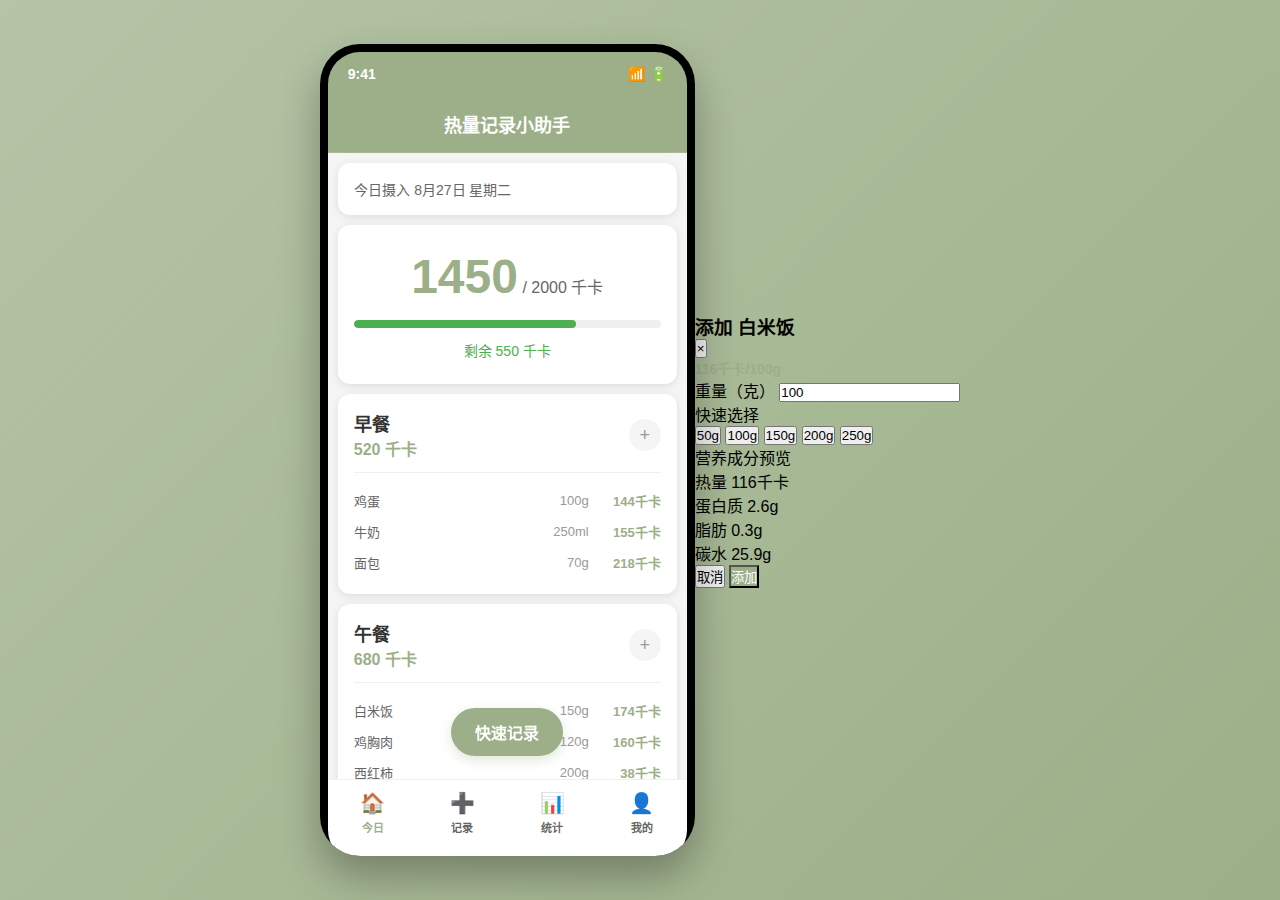
<file: demo/index.html>
<!DOCTYPE html>
<html lang="zh-CN">
<head>
    <meta charset="UTF-8">
    <meta name="viewport" content="width=device-width, initial-scale=1.0">
    <title>热量记录小助手 - 网页演示</title>
    <link rel="stylesheet" href="style.css">
</head>
<body>
    <div class="phone-container">
        <!-- 手机框架 -->
        <div class="phone-frame">
            <!-- 状态栏 -->
            <div class="status-bar">
                <span class="time">9:41</span>
                <div class="status-icons">
                    <span class="signal">📶</span>
                    <span class="battery">🔋</span>
                </div>
            </div>
            
            <!-- 导航栏 -->
            <div class="nav-bar">
                <h1>热量记录小助手</h1>
            </div>
            
            <!-- 页面内容容器 -->
            <div class="page-container" id="pageContainer">
                <!-- 首页内容 -->
                <div class="page active" id="homePage">
                    <!-- 日期显示 -->
                    <div class="card date-header">
                        <div class="date-info">
                            <span class="today-label">今日摄入</span>
                            <span class="date-text">8月27日 星期二</span>
                        </div>
                    </div>
                    
                    <!-- 热量总览 -->
                    <div class="card calorie-overview">
                        <div class="calorie-main">
                            <span class="calorie-current">1450</span>
                            <span class="calorie-unit"> / 2000 千卡</span>
                        </div>
                        
                        <!-- 进度条 -->
                        <div class="progress-container">
                            <div class="progress-bar" style="width: 72.5%"></div>
                        </div>
                        
                        <div class="calorie-status">
                            <span class="remaining">剩余 550 千卡</span>
                        </div>
                    </div>
                    
                    <!-- 三餐概览 -->
                    <div class="meals-section">
                        <div class="card meal-card" onclick="switchToRecord('breakfast')">
                            <div class="meal-header">
                                <div class="meal-info">
                                    <h3 class="meal-name">早餐</h3>
                                    <span class="meal-calories">520 千卡</span>
                                </div>
                                <div class="add-btn">+</div>
                            </div>
                            
                            <div class="food-list">
                                <div class="food-item">
                                    <span class="food-name">鸡蛋</span>
                                    <span class="food-weight">100g</span>
                                    <span class="food-cal">144千卡</span>
                                </div>
                                <div class="food-item">
                                    <span class="food-name">牛奶</span>
                                    <span class="food-weight">250ml</span>
                                    <span class="food-cal">155千卡</span>
                                </div>
                                <div class="food-item">
                                    <span class="food-name">面包</span>
                                    <span class="food-weight">70g</span>
                                    <span class="food-cal">218千卡</span>
                                </div>
                            </div>
                        </div>
                        
                        <div class="card meal-card" onclick="switchToRecord('lunch')">
                            <div class="meal-header">
                                <div class="meal-info">
                                    <h3 class="meal-name">午餐</h3>
                                    <span class="meal-calories">680 千卡</span>
                                </div>
                                <div class="add-btn">+</div>
                            </div>
                            
                            <div class="food-list">
                                <div class="food-item">
                                    <span class="food-name">白米饭</span>
                                    <span class="food-weight">150g</span>
                                    <span class="food-cal">174千卡</span>
                                </div>
                                <div class="food-item">
                                    <span class="food-name">鸡胸肉</span>
                                    <span class="food-weight">120g</span>
                                    <span class="food-cal">160千卡</span>
                                </div>
                                <div class="food-item">
                                    <span class="food-name">西红柿</span>
                                    <span class="food-weight">200g</span>
                                    <span class="food-cal">38千卡</span>
                                </div>
                            </div>
                        </div>
                        
                        <div class="card meal-card" onclick="switchToRecord('dinner')">
                            <div class="meal-header">
                                <div class="meal-info">
                                    <h3 class="meal-name">晚餐</h3>
                                    <span class="meal-calories">250 千卡</span>
                                </div>
                                <div class="add-btn">+</div>
                            </div>
                            
                            <div class="food-list">
                                <div class="food-item">
                                    <span class="food-name">苹果</span>
                                    <span class="food-weight">200g</span>
                                    <span class="food-cal">108千卡</span>
                                </div>
                                <div class="food-item">
                                    <span class="food-name">酸奶</span>
                                    <span class="food-weight">150g</span>
                                    <span class="food-cal">142千卡</span>
                                </div>
                            </div>
                        </div>
                    </div>
                    
                    <!-- 快速添加按钮 -->
                    <div class="quick-add-btn" onclick="switchToRecord()">
                        快速记录
                    </div>
                </div>
                
                <!-- 记录页面 -->
                <div class="page" id="recordPage">
                    <!-- 餐次选择 -->
                    <div class="card meal-selector">
                        <div class="meal-tabs">
                            <div class="meal-tab active" data-meal="breakfast">早餐</div>
                            <div class="meal-tab" data-meal="lunch">午餐</div>
                            <div class="meal-tab" data-meal="dinner">晚餐</div>
                        </div>
                    </div>
                    
                    <!-- 搜索框 -->
                    <div class="card search-section">
                        <div class="search-box">
                            <input type="text" placeholder="搜索食物名称" class="search-input">
                            <div class="search-icon">🔍</div>
                        </div>
                    </div>
                    
                    <!-- 分类标签 -->
                    <div class="card category-section">
                        <div class="category-tabs">
                            <div class="category-tab active">全部</div>
                            <div class="category-tab">主食</div>
                            <div class="category-tab">蔬菜</div>
                            <div class="category-tab">肉类</div>
                            <div class="category-tab">水果</div>
                        </div>
                    </div>
                    
                    <!-- 食物列表 -->
                    <div class="food-list-section">
                        <div class="card food-card" onclick="showWeightModal('白米饭', 116)">
                            <div class="food-main-info">
                                <h4 class="food-title">白米饭</h4>
                                <div class="food-details">
                                    <span class="food-category">主食</span>
                                    <span class="food-cal-info">116千卡/100g</span>
                                </div>
                                <div class="nutrition-info">
                                    <span class="nutrition-item">蛋白质: 2.6g</span>
                                    <span class="nutrition-item">脂肪: 0.3g</span>
                                    <span class="nutrition-item">碳水: 25.9g</span>
                                </div>
                            </div>
                            <div class="add-food-btn">+</div>
                        </div>
                        
                        <div class="card food-card" onclick="showWeightModal('鸡胸肉', 133)">
                            <div class="food-main-info">
                                <h4 class="food-title">鸡胸肉</h4>
                                <div class="food-details">
                                    <span class="food-category">肉类</span>
                                    <span class="food-cal-info">133千卡/100g</span>
                                </div>
                                <div class="nutrition-info">
                                    <span class="nutrition-item">蛋白质: 24.6g</span>
                                    <span class="nutrition-item">脂肪: 5.0g</span>
                                    <span class="nutrition-item">碳水: 0g</span>
                                </div>
                            </div>
                            <div class="add-food-btn">+</div>
                        </div>
                        
                        <div class="card food-card" onclick="showWeightModal('西红柿', 19)">
                            <div class="food-main-info">
                                <h4 class="food-title">西红柿</h4>
                                <div class="food-details">
                                    <span class="food-category">蔬菜</span>
                                    <span class="food-cal-info">19千卡/100g</span>
                                </div>
                                <div class="nutrition-info">
                                    <span class="nutrition-item">蛋白质: 0.9g</span>
                                    <span class="nutrition-item">脂肪: 0.2g</span>
                                    <span class="nutrition-item">碳水: 4.0g</span>
                                </div>
                            </div>
                            <div class="add-food-btn">+</div>
                        </div>
                    </div>
                </div>
                
                <!-- 统计页面 -->
                <div class="page" id="statsPage">
                    <!-- 日期选择 -->
                    <div class="card date-selector">
                        <button class="nav-btn">‹</button>
                        <span class="date-range">8/21 - 8/27</span>
                        <button class="nav-btn">›</button>
                    </div>
                    
                    <!-- 统计信息 -->
                    <div class="card stats-overview">
                        <div class="stat-item">
                            <span class="stat-label">平均每日热量</span>
                            <span class="stat-value primary">1520 千卡</span>
                        </div>
                        <div class="stat-item">
                            <span class="stat-label">目标达成率</span>
                            <span class="stat-value success">76%</span>
                        </div>
                    </div>
                    
                    <!-- 每日记录 -->
                    <div class="daily-records">
                        <div class="card daily-record">
                            <div class="record-header">
                                <span class="record-date">8/27 周二</span>
                                <span class="record-total success">1450 / 2000 千卡</span>
                            </div>
                            <div class="progress-container">
                                <div class="progress-bar" style="width: 72.5%"></div>
                            </div>
                            <div class="meal-breakdown">
                                <div class="meal-stat">
                                    <span class="meal-label">早餐</span>
                                    <span class="meal-value">520千卡</span>
                                </div>
                                <div class="meal-stat">
                                    <span class="meal-label">午餐</span>
                                    <span class="meal-value">680千卡</span>
                                </div>
                                <div class="meal-stat">
                                    <span class="meal-label">晚餐</span>
                                    <span class="meal-value">250千卡</span>
                                </div>
                            </div>
                        </div>
                        
                        <div class="card daily-record">
                            <div class="record-header">
                                <span class="record-date">8/26 周一</span>
                                <span class="record-total warning">2180 / 2000 千卡</span>
                            </div>
                            <div class="progress-container">
                                <div class="progress-bar warning" style="width: 100%"></div>
                            </div>
                            <div class="meal-breakdown">
                                <div class="meal-stat">
                                    <span class="meal-label">早餐</span>
                                    <span class="meal-value">680千卡</span>
                                </div>
                                <div class="meal-stat">
                                    <span class="meal-label">午餐</span>
                                    <span class="meal-value">880千卡</span>
                                </div>
                                <div class="meal-stat">
                                    <span class="meal-label">晚餐</span>
                                    <span class="meal-value">620千卡</span>
                                </div>
                            </div>
                        </div>
                    </div>
                </div>
                
                <!-- 个人设置页面 -->
                <div class="page" id="profilePage">
                    <!-- 用户信息 -->
                    <div class="card user-info">
                        <div class="avatar">
                            <span class="avatar-text">♂</span>
                        </div>
                        <div class="user-details">
                            <h3 class="username">热量记录用户 ♂</h3>
                            <p class="user-subtitle">健康生活，从记录开始</p>
                        </div>
                    </div>
                    
                    <!-- 目标设置 -->
                    <div class="card settings-section">
                        <h4 class="section-title">目标设置</h4>
                        <div class="setting-item">
                            <span class="setting-label">每日热量目标</span>
                            <div class="setting-value">
                                <input type="number" value="2000" class="setting-input">
                                <span class="unit">千卡</span>
                            </div>
                        </div>
                    </div>
                    
                    <!-- 个人信息 -->
                    <div class="card settings-section">
                        <h4 class="section-title">个人信息</h4>
                        <div class="setting-item">
                            <span class="setting-label">性别</span>
                            <select class="setting-select">
                                <option>请选择</option>
                                <option>♂ 男</option>
                                <option>♀ 女</option>
                            </select>
                        </div>
                        <div class="setting-item">
                            <span class="setting-label">年龄</span>
                            <div class="setting-value">
                                <input type="number" placeholder="请输入年龄" class="setting-input">
                                <span class="unit">岁</span>
                            </div>
                        </div>
                        <div class="setting-item">
                            <span class="setting-label">身高</span>
                            <div class="setting-value">
                                <input type="number" value="170" class="setting-input">
                                <span class="unit">cm</span>
                            </div>
                        </div>
                        <div class="setting-item">
                            <span class="setting-label">体重</span>
                            <div class="setting-value">
                                <input type="number" value="65" class="setting-input">
                                <span class="unit">kg</span>
                            </div>
                        </div>
                    </div>
                    
                    <!-- BMI信息 -->
                    <div class="card bmi-section">
                        <div class="bmi-info">
                            <span class="bmi-label">BMI 指数</span>
                            <span class="bmi-value success">22.5</span>
                        </div>
                        <p class="bmi-status">正常范围</p>
                    </div>
                    
                    <!-- 操作按钮 -->
                    <div class="action-buttons">
                        <button class="btn primary" onclick="saveSettings()">保存设置</button>
                        <button class="btn secondary" onclick="clearData()">清空数据</button>
                    </div>
                </div>
            </div>
            
            <!-- 底部导航栏 -->
            <div class="tab-bar">
                <div class="tab-item active" onclick="switchPage('home')">
                    <div class="tab-icon">🏠</div>
                    <span class="tab-text">今日</span>
                </div>
                <div class="tab-item" onclick="switchPage('record')">
                    <div class="tab-icon">➕</div>
                    <span class="tab-text">记录</span>
                </div>
                <div class="tab-item" onclick="switchPage('stats')">
                    <div class="tab-icon">📊</div>
                    <span class="tab-text">统计</span>
                </div>
                <div class="tab-item" onclick="switchPage('profile')">
                    <div class="tab-icon">👤</div>
                    <span class="tab-text">我的</span>
                </div>
            </div>
        </div>
    </div>
    
    <!-- 重量输入模态框 -->
    <div class="modal-overlay" id="weightModal">
        <div class="modal-content">
            <div class="modal-header">
                <h3 class="modal-title" id="modalFoodName">添加 白米饭</h3>
                <button class="modal-close" onclick="hideWeightModal()">×</button>
            </div>
            
            <div class="modal-body">
                <div class="food-summary">
                    <span class="food-cal-preview" id="modalFoodCal">116千卡/100g</span>
                </div>
                
                <div class="weight-input-section">
                    <label class="input-label">重量（克）</label>
                    <input type="number" class="weight-input" value="100" id="weightInput">
                </div>
                
                <div class="quick-weights">
                    <label class="input-label">快速选择</label>
                    <div class="weight-buttons">
                        <button class="weight-btn" onclick="setWeight(50)">50g</button>
                        <button class="weight-btn" onclick="setWeight(100)">100g</button>
                        <button class="weight-btn" onclick="setWeight(150)">150g</button>
                        <button class="weight-btn" onclick="setWeight(200)">200g</button>
                        <button class="weight-btn" onclick="setWeight(250)">250g</button>
                    </div>
                </div>
                
                <div class="nutrition-preview">
                    <label class="input-label">营养成分预览</label>
                    <div class="nutrition-grid">
                        <div class="nutrition-item">
                            <span class="nutrition-label">热量</span>
                            <span class="nutrition-value" id="previewCalories">116千卡</span>
                        </div>
                        <div class="nutrition-item">
                            <span class="nutrition-label">蛋白质</span>
                            <span class="nutrition-value" id="previewProtein">2.6g</span>
                        </div>
                        <div class="nutrition-item">
                            <span class="nutrition-label">脂肪</span>
                            <span class="nutrition-value" id="previewFat">0.3g</span>
                        </div>
                        <div class="nutrition-item">
                            <span class="nutrition-label">碳水</span>
                            <span class="nutrition-value" id="previewCarbs">25.9g</span>
                        </div>
                    </div>
                </div>
            </div>
            
            <div class="modal-footer">
                <button class="btn secondary" onclick="hideWeightModal()">取消</button>
                <button class="btn primary" onclick="addFood()">添加</button>
            </div>
        </div>
    </div>
    
    <script src="script.js"></script>
</body>
</html>
</file>
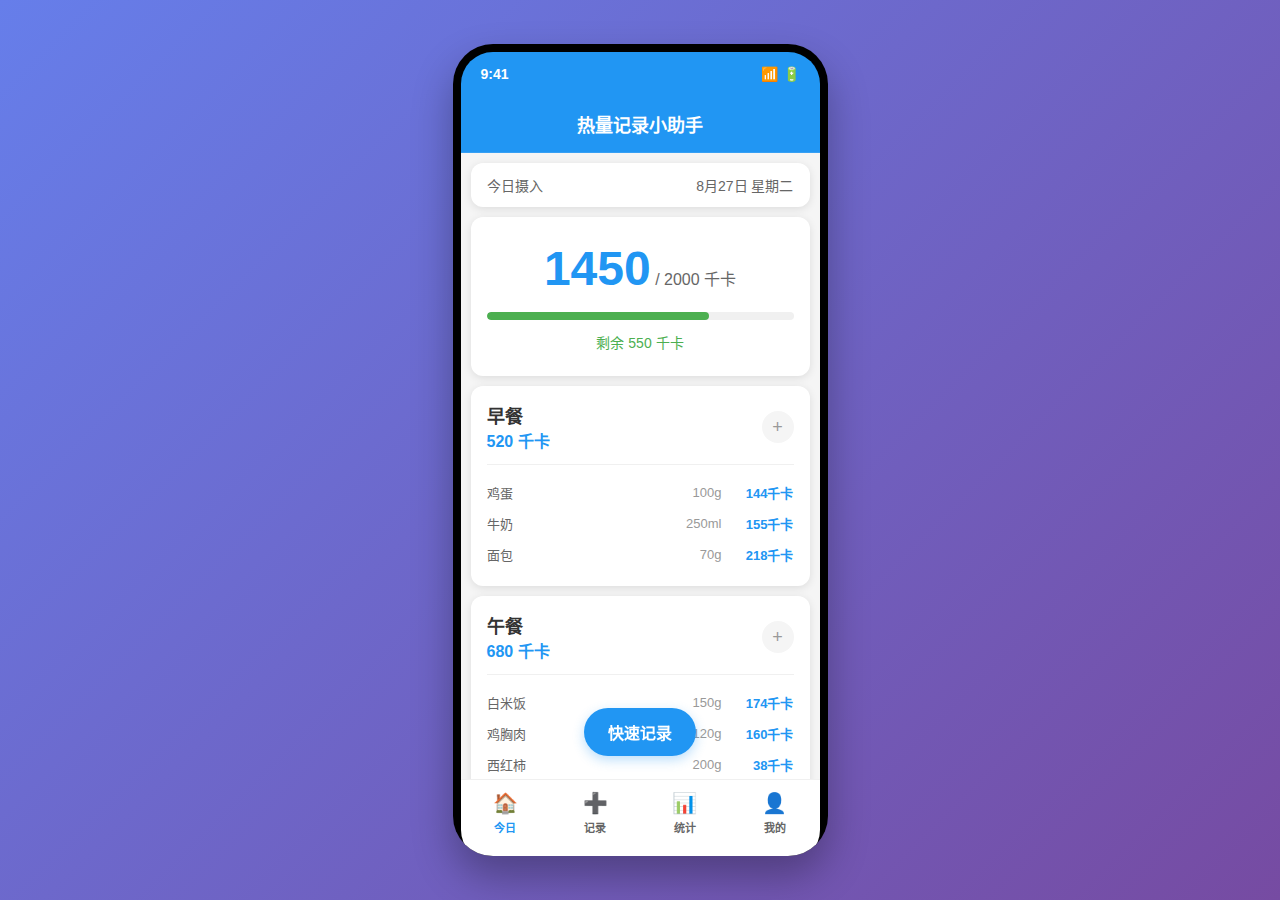
<file: demo/demo.html>
<!DOCTYPE html>
<html lang="zh-CN">
<head>
    <meta charset="UTF-8">
    <meta name="viewport" content="width=device-width, initial-scale=1.0">
    <title>热量记录小助手 - 网页演示</title>
    <style>
        /* 热量记录小助手 - 内联样式 */
        * {
            margin: 0;
            padding: 0;
            box-sizing: border-box;
        }
        
        body {
            font-family: -apple-system, BlinkMacSystemFont, 'Segoe UI', 'Roboto', 'Helvetica Neue', Arial, sans-serif;
            background: linear-gradient(135deg, #667eea 0%, #764ba2 100%);
            min-height: 100vh;
            display: flex;
            align-items: center;
            justify-content: center;
            padding: 20px;
        }
        
        .phone-container {
            perspective: 1000px;
        }
        
        .phone-frame {
            width: 375px;
            height: 812px;
            background: #000;
            border-radius: 40px;
            padding: 8px;
            box-shadow: 0 20px 40px rgba(0, 0, 0, 0.3);
            position: relative;
            overflow: hidden;
        }
        
        .status-bar {
            height: 44px;
            background: #2196F3;
            display: flex;
            justify-content: space-between;
            align-items: center;
            padding: 0 20px;
            color: white;
            font-size: 14px;
            font-weight: 600;
            border-radius: 32px 32px 0 0;
        }
        
        .status-icons {
            display: flex;
            gap: 5px;
        }
        
        .nav-bar {
            background: #2196F3;
            color: white;
            text-align: center;
            padding: 15px 0;
            border-bottom: 1px solid rgba(255, 255, 255, 0.1);
        }
        
        .nav-bar h1 {
            font-size: 18px;
            font-weight: 600;
        }
        
        .page-container {
            height: calc(812px - 44px - 59px - 83px);
            background: #f5f5f5;
            overflow-y: auto;
            position: relative;
        }
        
        .page {
            display: none;
            padding: 10px;
            min-height: 100%;
        }
        
        .page.active {
            display: block;
        }
        
        .card {
            background: white;
            border-radius: 12px;
            box-shadow: 0 2px 8px rgba(0, 0, 0, 0.1);
            margin-bottom: 10px;
            padding: 16px;
        }
        
        .date-header {
            display: flex;
            justify-content: space-between;
            align-items: center;
            padding: 12px 16px;
        }
        
        .today-label {
            color: #666;
            font-size: 14px;
        }
        
        .date-text {
            color: #666;
            font-size: 14px;
        }
        
        .calorie-overview {
            text-align: center;
            padding: 24px 16px;
        }
        
        .calorie-main {
            margin-bottom: 16px;
        }
        
        .calorie-current {
            font-size: 48px;
            font-weight: bold;
            color: #2196F3;
        }
        
        .calorie-unit {
            font-size: 16px;
            color: #666;
        }
        
        .progress-container {
            height: 8px;
            background: #f0f0f0;
            border-radius: 4px;
            overflow: hidden;
            margin: 12px 0;
        }
        
        .progress-bar {
            height: 100%;
            background: #4CAF50;
            transition: width 0.3s ease;
            border-radius: 4px;
        }
        
        .progress-bar.warning {
            background: #FF9800;
        }
        
        .progress-bar.danger {
            background: #f44336;
        }
        
        .calorie-status {
            color: #666;
            font-size: 14px;
        }
        
        .remaining {
            color: #4CAF50;
        }
        
        .meals-section {
            margin-top: 10px;
        }
        
        .meal-card {
            cursor: pointer;
            transition: all 0.2s ease;
            position: relative;
        }
        
        .meal-card:hover {
            transform: translateY(-2px);
            box-shadow: 0 4px 12px rgba(0, 0, 0, 0.15);
        }
        
        .meal-header {
            display: flex;
            justify-content: space-between;
            align-items: center;
            margin-bottom: 12px;
        }
        
        .meal-name {
            font-size: 18px;
            font-weight: bold;
            color: #333;
            margin: 0;
        }
        
        .meal-calories {
            font-size: 16px;
            color: #2196F3;
            font-weight: 600;
        }
        
        .add-btn {
            width: 32px;
            height: 32px;
            background: #f5f5f5;
            border-radius: 50%;
            display: flex;
            align-items: center;
            justify-content: center;
            font-size: 18px;
            color: #999;
            cursor: pointer;
        }
        
        .food-list {
            border-top: 1px solid #f0f0f0;
            padding-top: 12px;
        }
        
        .food-item {
            display: flex;
            justify-content: space-between;
            align-items: center;
            padding: 6px 0;
            font-size: 13px;
        }
        
        .food-name {
            flex: 1;
            color: #666;
        }
        
        .food-weight {
            margin: 0 12px;
            color: #999;
        }
        
        .food-cal {
            color: #2196F3;
            min-width: 60px;
            text-align: right;
            font-weight: 600;
        }
        
        .quick-add-btn {
            position: fixed;
            bottom: 100px;
            left: 50%;
            transform: translateX(-50%);
            background: #2196F3;
            color: white;
            border: none;
            border-radius: 25px;
            padding: 12px 24px;
            font-size: 16px;
            font-weight: 600;
            box-shadow: 0 4px 12px rgba(33, 150, 243, 0.3);
            cursor: pointer;
            transition: all 0.2s ease;
        }
        
        .quick-add-btn:hover {
            background: #1976D2;
            transform: translateX(-50%) translateY(-2px);
            box-shadow: 0 6px 16px rgba(33, 150, 243, 0.4);
        }
        
        .tab-bar {
            height: 83px;
            background: white;
            display: flex;
            border-top: 1px solid #f0f0f0;
            padding-bottom: 24px;
            border-radius: 0 0 32px 32px;
        }
        
        .tab-item {
            flex: 1;
            display: flex;
            flex-direction: column;
            align-items: center;
            justify-content: center;
            cursor: pointer;
            transition: all 0.2s ease;
            padding-top: 8px;
        }
        
        .tab-item.active {
            color: #2196F3;
        }
        
        .tab-item:not(.active) {
            color: #666;
        }
        
        .tab-icon {
            font-size: 20px;
            margin-bottom: 4px;
        }
        
        .tab-text {
            font-size: 11px;
            font-weight: 600;
        }
        
        /* 记录页面样式 */
        .meal-selector {
            padding: 8px;
        }
        
        .meal-tabs {
            display: flex;
            background: #f5f5f5;
            border-radius: 8px;
            padding: 4px;
        }
        
        .meal-tab {
            flex: 1;
            text-align: center;
            padding: 12px;
            border-radius: 6px;
            font-size: 14px;
            color: #666;
            cursor: pointer;
            transition: all 0.2s ease;
        }
        
        .meal-tab.active {
            background: #2196F3;
            color: white;
        }
        
        .search-section {
            padding: 12px 16px;
        }
        
        .search-box {
            position: relative;
        }
        
        .search-input {
            width: 100%;
            padding: 12px 40px 12px 16px;
            border: 1px solid #ddd;
            border-radius: 8px;
            font-size: 16px;
            outline: none;
        }
        
        .search-input:focus {
            border-color: #2196F3;
        }
        
        .search-icon {
            position: absolute;
            right: 12px;
            top: 50%;
            transform: translateY(-50%);
            color: #999;
        }
        
        .category-section {
            padding: 8px 16px;
        }
        
        .category-tabs {
            display: flex;
            gap: 8px;
            overflow-x: auto;
            padding: 4px 0;
        }
        
        .category-tab {
            padding: 8px 16px;
            background: #f5f5f5;
            border-radius: 20px;
            font-size: 13px;
            color: #666;
            white-space: nowrap;
            cursor: pointer;
            transition: all 0.2s ease;
        }
        
        .category-tab.active {
            background: #E3F2FD;
            color: #2196F3;
        }
        
        .food-list-section {
            margin-top: 8px;
        }
        
        .food-card {
            display: flex;
            align-items: center;
            padding: 16px;
            cursor: pointer;
            transition: all 0.2s ease;
        }
        
        .food-card:hover {
            background: #fafafa;
        }
        
        .food-main-info {
            flex: 1;
        }
        
        .food-title {
            font-size: 16px;
            font-weight: bold;
            color: #333;
            margin: 0 0 8px 0;
        }
        
        .food-details {
            display: flex;
            align-items: center;
            gap: 12px;
            margin-bottom: 8px;
        }
        
        .food-category {
            padding: 2px 8px;
            background: #f0f0f0;
            border-radius: 10px;
            font-size: 12px;
            color: #666;
        }
        
        .food-cal-info {
            font-size: 12px;
            color: #2196F3;
            font-weight: 600;
        }
        
        .nutrition-info {
            display: flex;
            gap: 12px;
        }
        
        .nutrition-item {
            font-size: 11px;
            color: #999;
        }
        
        .add-food-btn {
            width: 36px;
            height: 36px;
            background: #f5f5f5;
            border-radius: 50%;
            display: flex;
            align-items: center;
            justify-content: center;
            font-size: 18px;
            color: #2196F3;
            cursor: pointer;
        }

        /* 模态框样式 */
        .modal-overlay {
            position: fixed;
            top: 0;
            left: 0;
            width: 100%;
            height: 100%;
            background: rgba(0, 0, 0, 0.5);
            display: none;
            align-items: center;
            justify-content: center;
            z-index: 1000;
        }

        .modal-overlay.show {
            display: flex;
        }

        .modal-content {
            width: 320px;
            max-height: 80%;
            background: white;
            border-radius: 12px;
            overflow: hidden;
            display: flex;
            flex-direction: column;
        }

        .modal-header {
            display: flex;
            justify-content: space-between;
            align-items: center;
            padding: 16px;
            border-bottom: 1px solid #f0f0f0;
        }

        .modal-title {
            font-size: 16px;
            font-weight: bold;
            color: #333;
            margin: 0;
        }

        .modal-close {
            width: 32px;
            height: 32px;
            background: #f0f0f0;
            border: none;
            border-radius: 50%;
            font-size: 18px;
            color: #666;
            cursor: pointer;
            display: flex;
            align-items: center;
            justify-content: center;
        }

        .modal-body {
            padding: 16px;
            flex: 1;
            overflow-y: auto;
        }

        .food-summary {
            text-align: center;
            margin-bottom: 16px;
        }

        .food-cal-preview {
            font-size: 14px;
            color: #2196F3;
            font-weight: 600;
        }

        .weight-input-section {
            margin-bottom: 16px;
        }

        .input-label {
            display: block;
            font-size: 14px;
            color: #333;
            margin-bottom: 8px;
            font-weight: 600;
        }

        .weight-input {
            width: 100%;
            padding: 12px;
            border: 1px solid #ddd;
            border-radius: 8px;
            font-size: 16px;
            outline: none;
        }

        .weight-input:focus {
            border-color: #2196F3;
        }

        .quick-weights {
            margin-bottom: 16px;
        }

        .weight-buttons {
            display: flex;
            flex-wrap: wrap;
            gap: 8px;
            margin-top: 8px;
        }

        .weight-btn {
            flex: 0 0 auto;
            padding: 8px 16px;
            background: #f5f5f5;
            border: none;
            border-radius: 16px;
            font-size: 13px;
            color: #333;
            cursor: pointer;
            transition: all 0.2s ease;
        }

        .weight-btn:hover {
            background: #e0e0e0;
        }

        .nutrition-preview {
            margin-top: 16px;
        }

        .nutrition-grid {
            display: grid;
            grid-template-columns: 1fr 1fr;
            gap: 8px;
            margin-top: 8px;
        }

        .nutrition-grid .nutrition-item {
            display: flex;
            justify-content: space-between;
            align-items: center;
            padding: 8px 12px;
            background: #f8f8f8;
            border-radius: 6px;
        }

        .nutrition-label {
            font-size: 12px;
            color: #666;
        }

        .nutrition-value {
            font-size: 12px;
            color: #333;
            font-weight: 600;
        }

        .modal-footer {
            display: flex;
            gap: 12px;
            padding: 16px;
            border-top: 1px solid #f0f0f0;
        }

        .btn {
            flex: 1;
            padding: 12px 16px;
            border: none;
            border-radius: 8px;
            font-size: 14px;
            font-weight: 600;
            cursor: pointer;
            transition: all 0.2s ease;
        }

        .btn.primary {
            background: #2196F3;
            color: white;
        }

        .btn.primary:hover {
            background: #1976D2;
        }

        .btn.secondary {
            background: #f5f5f5;
            color: #333;
        }

        .btn.secondary:hover {
            background: #e0e0e0;
        }
    </style>
</head>
<body>
    <div class="phone-container">
        <div class="phone-frame">
            <!-- 状态栏 -->
            <div class="status-bar">
                <span class="time">9:41</span>
                <div class="status-icons">
                    <span class="signal">📶</span>
                    <span class="battery">🔋</span>
                </div>
            </div>
            
            <!-- 导航栏 -->
            <div class="nav-bar">
                <h1>热量记录小助手</h1>
            </div>
            
            <!-- 页面内容容器 -->
            <div class="page-container">
                <!-- 首页内容 -->
                <div class="page active" id="homePage">
                    <!-- 日期显示 -->
                    <div class="card date-header">
                        <span class="today-label">今日摄入</span>
                        <span class="date-text">8月27日 星期二</span>
                    </div>
                    
                    <!-- 热量总览 -->
                    <div class="card calorie-overview">
                        <div class="calorie-main">
                            <span class="calorie-current">1450</span>
                            <span class="calorie-unit"> / 2000 千卡</span>
                        </div>
                        
                        <!-- 进度条 -->
                        <div class="progress-container">
                            <div class="progress-bar" style="width: 72.5%"></div>
                        </div>
                        
                        <div class="calorie-status">
                            <span class="remaining">剩余 550 千卡</span>
                        </div>
                    </div>
                    
                    <!-- 三餐概览 -->
                    <div class="meals-section">
                        <div class="card meal-card" onclick="switchToRecord('breakfast')">
                            <div class="meal-header">
                                <div class="meal-info">
                                    <h3 class="meal-name">早餐</h3>
                                    <span class="meal-calories">520 千卡</span>
                                </div>
                                <div class="add-btn">+</div>
                            </div>
                            
                            <div class="food-list">
                                <div class="food-item">
                                    <span class="food-name">鸡蛋</span>
                                    <span class="food-weight">100g</span>
                                    <span class="food-cal">144千卡</span>
                                </div>
                                <div class="food-item">
                                    <span class="food-name">牛奶</span>
                                    <span class="food-weight">250ml</span>
                                    <span class="food-cal">155千卡</span>
                                </div>
                                <div class="food-item">
                                    <span class="food-name">面包</span>
                                    <span class="food-weight">70g</span>
                                    <span class="food-cal">218千卡</span>
                                </div>
                            </div>
                        </div>
                        
                        <div class="card meal-card" onclick="switchToRecord('lunch')">
                            <div class="meal-header">
                                <div class="meal-info">
                                    <h3 class="meal-name">午餐</h3>
                                    <span class="meal-calories">680 千卡</span>
                                </div>
                                <div class="add-btn">+</div>
                            </div>
                            
                            <div class="food-list">
                                <div class="food-item">
                                    <span class="food-name">白米饭</span>
                                    <span class="food-weight">150g</span>
                                    <span class="food-cal">174千卡</span>
                                </div>
                                <div class="food-item">
                                    <span class="food-name">鸡胸肉</span>
                                    <span class="food-weight">120g</span>
                                    <span class="food-cal">160千卡</span>
                                </div>
                                <div class="food-item">
                                    <span class="food-name">西红柿</span>
                                    <span class="food-weight">200g</span>
                                    <span class="food-cal">38千卡</span>
                                </div>
                            </div>
                        </div>
                        
                        <div class="card meal-card" onclick="switchToRecord('dinner')">
                            <div class="meal-header">
                                <div class="meal-info">
                                    <h3 class="meal-name">晚餐</h3>
                                    <span class="meal-calories">250 千卡</span>
                                </div>
                                <div class="add-btn">+</div>
                            </div>
                            
                            <div class="food-list">
                                <div class="food-item">
                                    <span class="food-name">苹果</span>
                                    <span class="food-weight">200g</span>
                                    <span class="food-cal">108千卡</span>
                                </div>
                                <div class="food-item">
                                    <span class="food-name">酸奶</span>
                                    <span class="food-weight">150g</span>
                                    <span class="food-cal">142千卡</span>
                                </div>
                            </div>
                        </div>
                    </div>
                    
                    <!-- 快速添加按钮 -->
                    <div class="quick-add-btn" onclick="switchToRecord()">
                        快速记录
                    </div>
                </div>
                
                <!-- 记录页面 -->
                <div class="page" id="recordPage">
                    <!-- 餐次选择 -->
                    <div class="card meal-selector">
                        <div class="meal-tabs">
                            <div class="meal-tab active" data-meal="breakfast">早餐</div>
                            <div class="meal-tab" data-meal="lunch">午餐</div>
                            <div class="meal-tab" data-meal="dinner">晚餐</div>
                        </div>
                    </div>
                    
                    <!-- 搜索框 -->
                    <div class="card search-section">
                        <div class="search-box">
                            <input type="text" placeholder="搜索食物名称" class="search-input">
                            <div class="search-icon">🔍</div>
                        </div>
                    </div>
                    
                    <!-- 分类标签 -->
                    <div class="card category-section">
                        <div class="category-tabs">
                            <div class="category-tab active">全部</div>
                            <div class="category-tab">主食</div>
                            <div class="category-tab">蔬菜</div>
                            <div class="category-tab">肉类</div>
                            <div class="category-tab">水果</div>
                        </div>
                    </div>
                    
                    <!-- 食物列表 -->
                    <div class="food-list-section">
                        <div class="card food-card" onclick="showWeightModal('白米饭', 116)">
                            <div class="food-main-info">
                                <h4 class="food-title">白米饭</h4>
                                <div class="food-details">
                                    <span class="food-category">主食</span>
                                    <span class="food-cal-info">116千卡/100g</span>
                                </div>
                                <div class="nutrition-info">
                                    <span class="nutrition-item">蛋白质: 2.6g</span>
                                    <span class="nutrition-item">脂肪: 0.3g</span>
                                    <span class="nutrition-item">碳水: 25.9g</span>
                                </div>
                            </div>
                            <div class="add-food-btn">+</div>
                        </div>
                        
                        <div class="card food-card" onclick="showWeightModal('鸡胸肉', 133)">
                            <div class="food-main-info">
                                <h4 class="food-title">鸡胸肉</h4>
                                <div class="food-details">
                                    <span class="food-category">肉类</span>
                                    <span class="food-cal-info">133千卡/100g</span>
                                </div>
                                <div class="nutrition-info">
                                    <span class="nutrition-item">蛋白质: 24.6g</span>
                                    <span class="nutrition-item">脂肪: 5.0g</span>
                                    <span class="nutrition-item">碳水: 0g</span>
                                </div>
                            </div>
                            <div class="add-food-btn">+</div>
                        </div>
                        
                        <div class="card food-card" onclick="showWeightModal('西红柿', 19)">
                            <div class="food-main-info">
                                <h4 class="food-title">西红柿</h4>
                                <div class="food-details">
                                    <span class="food-category">蔬菜</span>
                                    <span class="food-cal-info">19千卡/100g</span>
                                </div>
                                <div class="nutrition-info">
                                    <span class="nutrition-item">蛋白质: 0.9g</span>
                                    <span class="nutrition-item">脂肪: 0.2g</span>
                                    <span class="nutrition-item">碳水: 4.0g</span>
                                </div>
                            </div>
                            <div class="add-food-btn">+</div>
                        </div>
                    </div>
                </div>
            </div>
            
            <!-- 底部导航栏 -->
            <div class="tab-bar">
                <div class="tab-item active" onclick="switchPage('home')">
                    <div class="tab-icon">🏠</div>
                    <span class="tab-text">今日</span>
                </div>
                <div class="tab-item" onclick="switchPage('record')">
                    <div class="tab-icon">➕</div>
                    <span class="tab-text">记录</span>
                </div>
                <div class="tab-item" onclick="switchPage('stats')">
                    <div class="tab-icon">📊</div>
                    <span class="tab-text">统计</span>
                </div>
                <div class="tab-item" onclick="switchPage('profile')">
                    <div class="tab-icon">👤</div>
                    <span class="tab-text">我的</span>
                </div>
            </div>
        </div>
    </div>
    
    <!-- 重量输入模态框 -->
    <div class="modal-overlay" id="weightModal">
        <div class="modal-content">
            <div class="modal-header">
                <h3 class="modal-title" id="modalFoodName">添加 白米饭</h3>
                <button class="modal-close" onclick="hideWeightModal()">×</button>
            </div>
            
            <div class="modal-body">
                <div class="food-summary">
                    <span class="food-cal-preview" id="modalFoodCal">116千卡/100g</span>
                </div>
                
                <div class="weight-input-section">
                    <label class="input-label">重量（克）</label>
                    <input type="number" class="weight-input" value="100" id="weightInput">
                </div>
                
                <div class="quick-weights">
                    <label class="input-label">快速选择</label>
                    <div class="weight-buttons">
                        <button class="weight-btn" onclick="setWeight(50)">50g</button>
                        <button class="weight-btn" onclick="setWeight(100)">100g</button>
                        <button class="weight-btn" onclick="setWeight(150)">150g</button>
                        <button class="weight-btn" onclick="setWeight(200)">200g</button>
                        <button class="weight-btn" onclick="setWeight(250)">250g</button>
                    </div>
                </div>
                
                <div class="nutrition-preview">
                    <label class="input-label">营养成分预览</label>
                    <div class="nutrition-grid">
                        <div class="nutrition-item">
                            <span class="nutrition-label">热量</span>
                            <span class="nutrition-value" id="previewCalories">116千卡</span>
                        </div>
                        <div class="nutrition-item">
                            <span class="nutrition-label">蛋白质</span>
                            <span class="nutrition-value" id="previewProtein">2.6g</span>
                        </div>
                        <div class="nutrition-item">
                            <span class="nutrition-label">脂肪</span>
                            <span class="nutrition-value" id="previewFat">0.3g</span>
                        </div>
                        <div class="nutrition-item">
                            <span class="nutrition-label">碳水</span>
                            <span class="nutrition-value" id="previewCarbs">25.9g</span>
                        </div>
                    </div>
                </div>
            </div>
            
            <div class="modal-footer">
                <button class="btn secondary" onclick="hideWeightModal()">取消</button>
                <button class="btn primary" onclick="addFood()">添加</button>
            </div>
        </div>
    </div>
    
    <script>
        // 简化的JavaScript，只包含基本交互
        let currentMeal = 'breakfast';
        let currentFood = { name: '', calories: 0 };

        function switchPage(pageName) {
            // 隐藏所有页面
            const pages = document.querySelectorAll('.page');
            pages.forEach(page => page.classList.remove('active'));
            
            // 显示目标页面
            const targetPage = document.getElementById(pageName + 'Page');
            if (targetPage) {
                targetPage.classList.add('active');
            }
            
            // 更新底部导航栏
            const tabItems = document.querySelectorAll('.tab-item');
            tabItems.forEach(tab => tab.classList.remove('active'));
            
            const activeTab = document.querySelector(`[onclick="switchPage('${pageName}')"]`);
            if (activeTab) {
                activeTab.classList.add('active');
            }
        }

        function switchToRecord(meal = 'breakfast') {
            currentMeal = meal;
            switchPage('record');
        }

        function showWeightModal(foodName, calories) {
            currentFood = { name: foodName, calories };
            document.getElementById('modalFoodName').textContent = `添加 ${foodName}`;
            document.getElementById('modalFoodCal').textContent = `${calories}千卡/100g`;
            document.getElementById('weightModal').classList.add('show');
        }

        function hideWeightModal() {
            document.getElementById('weightModal').classList.remove('show');
        }

        function setWeight(weight) {
            document.getElementById('weightInput').value = weight;
        }

        function addFood() {
            alert(`成功添加 ${currentFood.name}！`);
            hideWeightModal();
            switchPage('home');
        }

        // 初始化
        document.addEventListener('DOMContentLoaded', function() {
            switchPage('home');
        });
    </script>
</body>
</html>
</file>
<file: demo/style.css>
/* 热量记录小助手 - 网页演示样式 */

* {
    margin: 0;
    padding: 0;
    box-sizing: border-box;
}

body {
    font-family: -apple-system, BlinkMacSystemFont, 'Segoe UI', 'Roboto', 'Helvetica Neue', Arial, sans-serif;
    background: linear-gradient(135deg, #B5C4A6 0%, #9CAF88 100%);
    min-height: 100vh;
    display: flex;
    align-items: center;
    justify-content: center;
    padding: 20px;
}

/* 手机容器 */
.phone-container {
    perspective: 1000px;
}

.phone-frame {
    width: 375px;
    height: 812px;
    background: #000;
    border-radius: 40px;
    padding: 8px;
    box-shadow: 0 20px 40px rgba(0, 0, 0, 0.3);
    position: relative;
    overflow: hidden;
}

/* 状态栏 */
.status-bar {
    height: 44px;
    background: #9CAF88;
    display: flex;
    justify-content: space-between;
    align-items: center;
    padding: 0 20px;
    color: white;
    font-size: 14px;
    font-weight: 600;
    border-radius: 32px 32px 0 0;
}

.status-icons {
    display: flex;
    gap: 5px;
}

/* 导航栏 */
.nav-bar {
    background: #9CAF88;
    color: white;
    text-align: center;
    padding: 15px 0;
    border-bottom: 1px solid rgba(255, 255, 255, 0.1);
}

.nav-bar h1 {
    font-size: 18px;
    font-weight: 600;
}

/* 页面容器 */
.page-container {
    height: calc(812px - 44px - 59px - 83px);
    background: #f5f5f5;
    overflow-y: auto;
    position: relative;
}

.page {
    display: none;
    padding: 10px;
    min-height: 100%;
}

.page.active {
    display: block;
}

/* 卡片样式 */
.card {
    background: white;
    border-radius: 12px;
    box-shadow: 0 2px 8px rgba(0, 0, 0, 0.1);
    margin-bottom: 10px;
    padding: 16px;
}

.calorie-current {
    font-size: 48px;
    font-weight: bold;
    color: #9CAF88;
}

.meal-calories {
    font-size: 16px;
    color: #9CAF88;
    font-weight: 600;
}

.food-cal {
    color: #9CAF88;
    min-width: 60px;
    text-align: right;
    font-weight: 600;
}

.quick-add-btn {
    position: fixed;
    bottom: 100px;
    left: 50%;
    transform: translateX(-50%);
    background: #9CAF88;
    color: white;
    border: none;
    border-radius: 25px;
    padding: 12px 24px;
    font-size: 16px;
    font-weight: 600;
    box-shadow: 0 4px 12px rgba(156, 175, 136, 0.3);
    cursor: pointer;
    transition: all 0.2s ease;
}

.quick-add-btn:hover {
    background: #7A8B6E;
    transform: translateX(-50%) translateY(-2px);
    box-shadow: 0 6px 16px rgba(156, 175, 136, 0.4);
}

.meal-tab.active {
    background: #9CAF88;
    color: white;
}

.search-input:focus {
    border-color: #9CAF88;
}

.category-tab.active {
    background: #F0F5ED;
    color: #9CAF88;
}

.food-cal-info {
    font-size: 12px;
    color: #9CAF88;
    font-weight: 600;
}

.add-food-btn {
    width: 36px;
    height: 36px;
    background: #f5f5f5;
    border-radius: 50%;
    display: flex;
    align-items: center;
    justify-content: center;
    font-size: 18px;
    color: #9CAF88;
    cursor: pointer;
}

.stat-value.primary {
    color: #9CAF88;
}

.meal-value {
    font-size: 13px;
    color: #9CAF88;
    font-weight: 600;
}

.avatar {
    width: 60px;
    height: 60px;
    background: #9CAF88;
    border-radius: 50%;
    display: flex;
    align-items: center;
    justify-content: center;
    margin-right: 16px;
}

.avatar-text {
    color: white;
    font-size: 18px;
    font-weight: bold;
}

.section-title {
    font-size: 16px;
    font-weight: bold;
    color: #333;
    margin: 0 0 16px 0;
    padding-bottom: 8px;
    border-bottom: 2px solid #9CAF88;
}

.setting-input:focus {
    border-color: #9CAF88;
}

.setting-select:focus {
    border-color: #9CAF88;
}

.btn.primary {
    background: #9CAF88;
    color: white;
}

.btn.primary:hover {
    background: #7A8B6E;
}

.tab-item.active {
    color: #9CAF88;
}

.food-cal-preview {
    font-size: 14px;
    color: #9CAF88;
    font-weight: 600;
}

.weight-input:focus {
    border-color: #9CAF88;
}

/* 通用样式 */
.today-label {
    color: #666;
    font-size: 14px;
}

.date-text {
    color: #666;
    font-size: 14px;
}

.calorie-overview {
    text-align: center;
    padding: 24px 16px;
}

.calorie-main {
    margin-bottom: 16px;
}

.calorie-unit {
    font-size: 16px;
    color: #666;
}

.progress-container {
    height: 8px;
    background: #f0f0f0;
    border-radius: 4px;
    overflow: hidden;
    margin: 12px 0;
}

.progress-bar {
    height: 100%;
    background: #4CAF50;
    transition: width 0.3s ease;
    border-radius: 4px;
}

.progress-bar.warning {
    background: #FF9800;
}

.progress-bar.danger {
    background: #f44336;
}

.calorie-status {
    color: #666;
    font-size: 14px;
}

.remaining {
    color: #4CAF50;
}

.meal-card {
    cursor: pointer;
    transition: all 0.2s ease;
    position: relative;
}

.meal-card:hover {
    transform: translateY(-2px);
    box-shadow: 0 4px 12px rgba(0, 0, 0, 0.15);
}

.meal-header {
    display: flex;
    justify-content: space-between;
    align-items: center;
    margin-bottom: 12px;
}

.meal-name {
    font-size: 18px;
    font-weight: bold;
    color: #333;
    margin: 0;
}

.add-btn {
    width: 32px;
    height: 32px;
    background: #f5f5f5;
    border-radius: 50%;
    display: flex;
    align-items: center;
    justify-content: center;
    font-size: 18px;
    color: #999;
    cursor: pointer;
}

.food-list {
    border-top: 1px solid #f0f0f0;
    padding-top: 12px;
}

.food-item {
    display: flex;
    justify-content: space-between;
    align-items: center;
    padding: 6px 0;
    font-size: 13px;
}

.food-name {
    flex: 1;
    color: #666;
}

.food-weight {
    margin: 0 12px;
    color: #999;
}

.tab-bar {
    height: 83px;
    background: white;
    display: flex;
    border-top: 1px solid #f0f0f0;
    padding-bottom: 24px;
    border-radius: 0 0 32px 32px;
}

.tab-item {
    flex: 1;
    display: flex;
    flex-direction: column;
    align-items: center;
    justify-content: center;
    cursor: pointer;
    transition: all 0.2s ease;
    padding-top: 8px;
}

.tab-item:not(.active) {
    color: #666;
}

.tab-icon {
    font-size: 20px;
    margin-bottom: 4px;
}

.tab-text {
    font-size: 11px;
    font-weight: 600;
}
</file>
